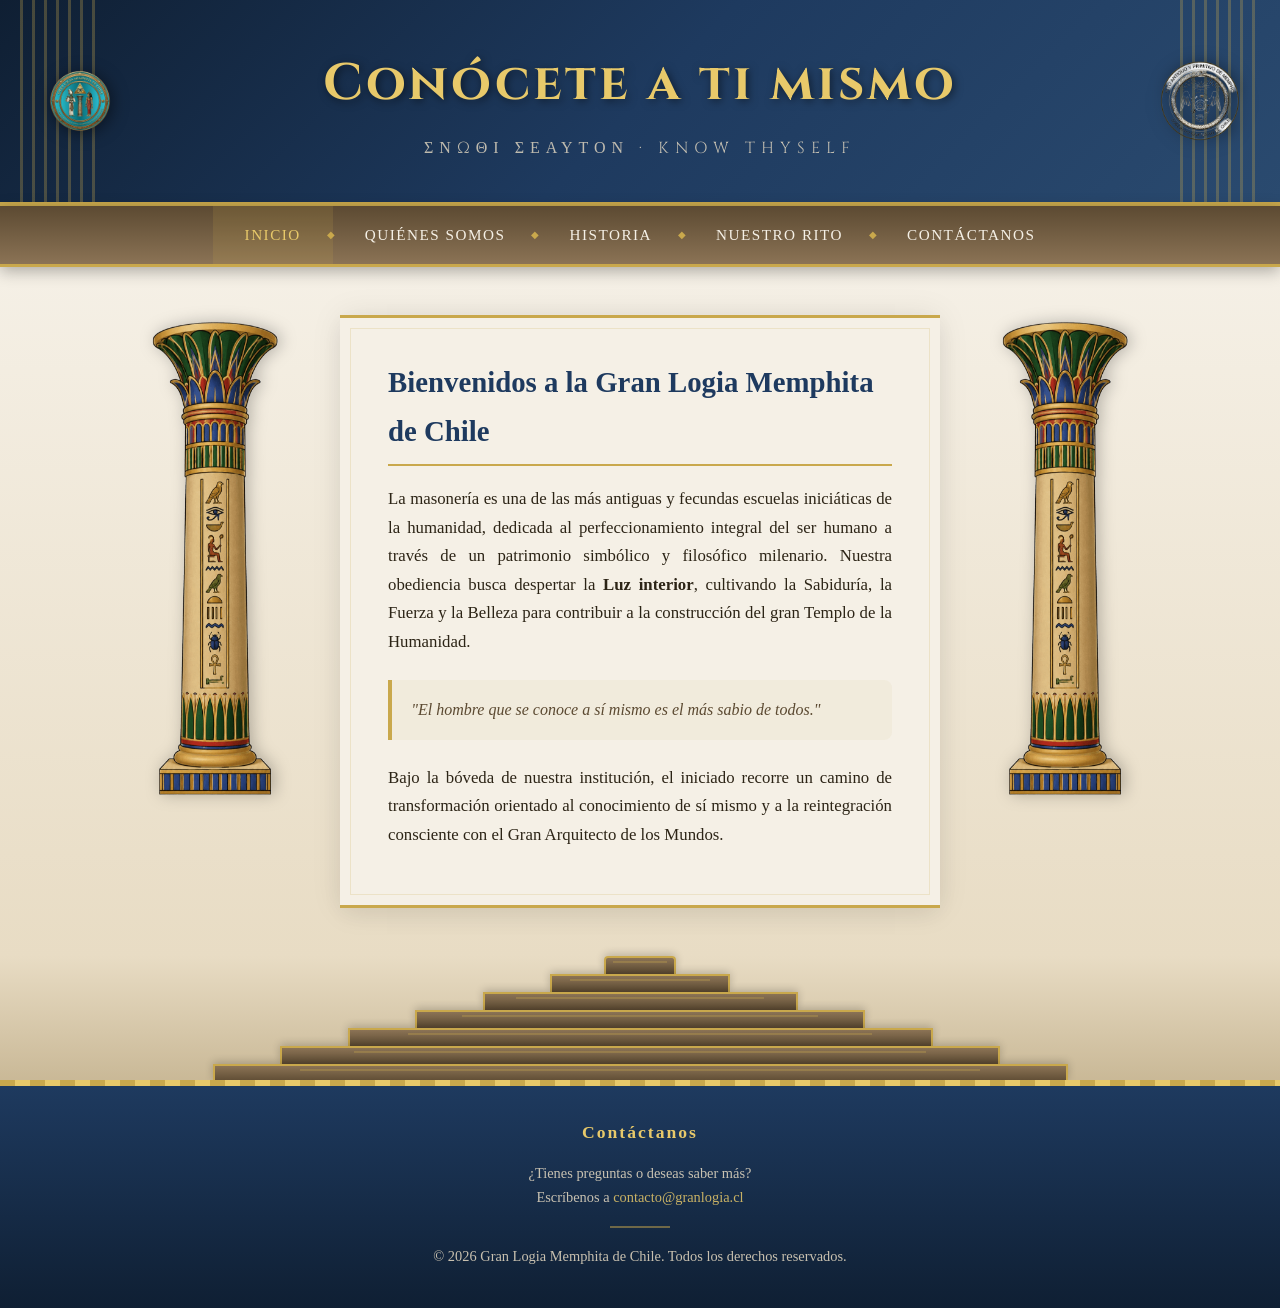
<file: index.html>
<!DOCTYPE html>
<html lang="es">
<head>
  <meta charset="UTF-8">
  <meta name="viewport" content="width=device-width, initial-scale=1.0">
  <title>Nuestro Rito — Gran Logia Memphita de Chile</title>
  
  <!-- Favicon -->
  <link rel="icon" type="image/x-icon" href="img/favicon-16x16.png">
  
  <!-- Google Fonts -->
  <link href="https://fonts.googleapis.com/css2?family=Cinzel:wght@400;600;700&family=Lora:ital,wght@0,400;0,600;1,400&display=swap" rel="stylesheet">
  
  <!-- Custom CSS -->
  <link rel="stylesheet" href="css/custom.css">
</head>
<body>

  <!-- ===== BANNER CON ÍCONOS ===== -->
  <header class="banner">
    <div class="banner-content">
      
      <div class="banner-icon banner-icon-left">
        <img src="img/Logo_GLMCh_02.png" alt="Gran Logia Memphita de Chile">
      </div>
      
      <div class="banner-text">
        <h1>Conócete a ti mismo</h1>
        <p class="banner-sub">ΣΝΩΘΙ ΣΕΑΥΤΟΝ · Know Thyself</p>
      </div>
      
      <div class="banner-icon banner-icon-right">
        <img src="img/Logo_SoberanoSantuario.png" alt="Soberano Santuario">
      </div>

    </div>
  </header>

  <!-- ===== MENÚ DE NAVEGACIÓN ===== -->
  <nav class="nav-bar">
    <ul>
      <li><a href="index.html?pagina=1" data-pagina="1">Inicio</a></li>
      <li><a href="index.html?pagina=2" data-pagina="2">Quiénes somos</a></li>
      <li><a href="index.html?pagina=3" data-pagina="3">Historia</a></li>
      <li><a href="index.html?pagina=4" data-pagina="4">Nuestro Rito</a></li>
      <li><a href="index.html?pagina=5" data-pagina="5">Contáctanos</a></li>
    </ul>
  </nav>

  <!-- ===== CONTENIDO CON COLUMNAS EGIPCIAS ===== -->
  <main class="main-wrapper">
    <div class="temple-container">

      <!-- Columna izquierda -->
      <aside class="egyptian-column-img" aria-hidden="true">
        <img src="img/ColumnaEgipcia.png" alt="Columna egipcia decorativa">
      </aside>

      <!-- Área de contenido -->
        <article class="content-area" id="contenido" data-pagina="inicio">
        </article>        

      <!-- Columna derecha -->
      <aside class="egyptian-column-img" aria-hidden="true">
        <img src="img/ColumnaEgipcia.png" alt="Columna egipcia decorativa">
      </aside>

    </div>
  </main>

  <!-- ===== ESCALERAS CON ANIMACIÓN ===== -->
  <section class="stairs-section" aria-hidden="true">
    <div class="stairs-container">
      <div class="stair stair-0"></div>  
      <div class="stair stair-1"></div>
      <div class="stair stair-2"></div>
      <div class="stair stair-3"></div>
      <div class="stair stair-4"></div>
      <div class="stair stair-5"></div>
      <div class="stair stair-6"></div>
    </div>
  </section>

  <!-- ===== FOOTER ===== -->
  <footer class="footer">
    <div class="footer-content">
      <h3>Contáctanos</h3>
      <p>
        ¿Tienes preguntas o deseas saber más?<br>
        Escríbenos a <a href="mailto:contacto@granlogia.cl">contacto@granlogia.cl</a>
      </p>
      <div class="footer-divider"></div>
      <p class="copyright">
        © 2026 Gran Logia Memphita de Chile. Todos los derechos reservados.
      </p>
    </div>
  </footer>

  <!-- jQuery y Bootstrap JS -->
  <script src="js/jquery.min.js"></script>
  <script src="js/bootstrap.bundle.min.js"></script>
  <script src="js/cargar-contenido.js"></script>
  
</body>
</html>
</file>
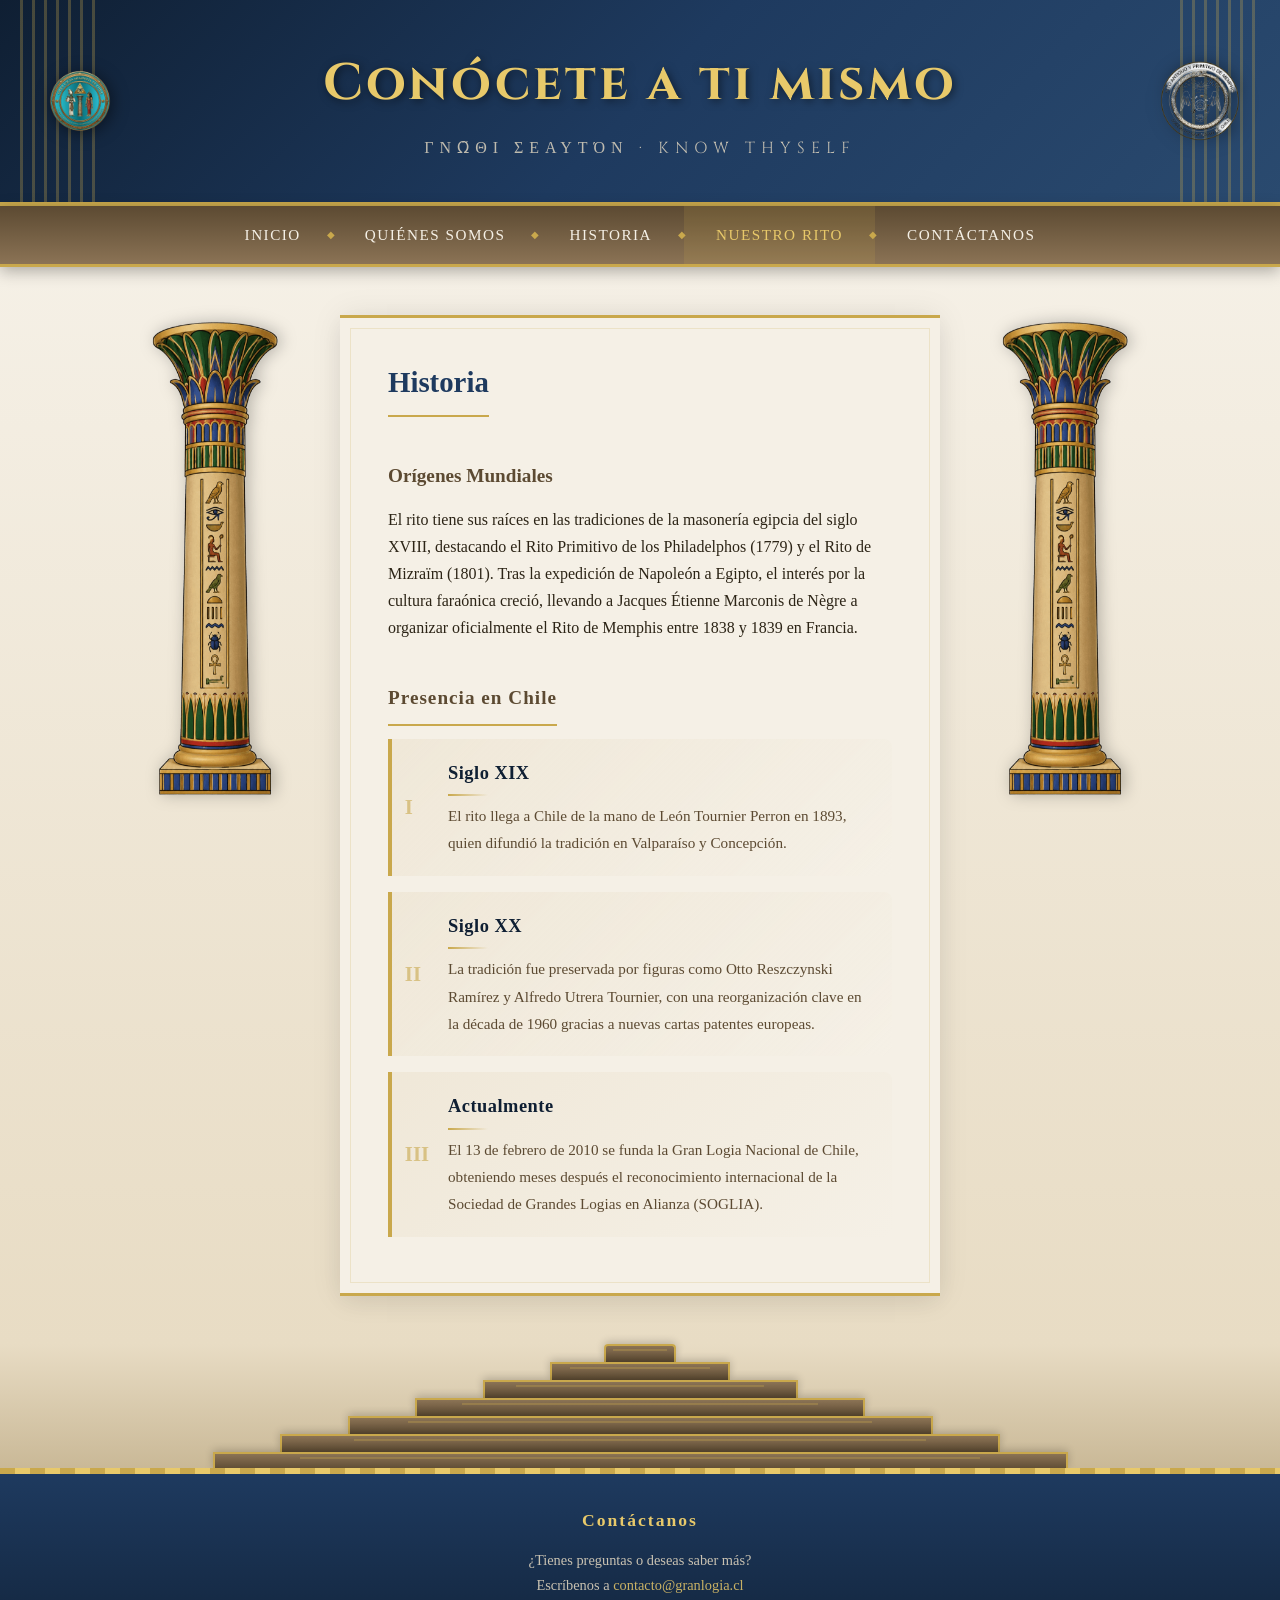
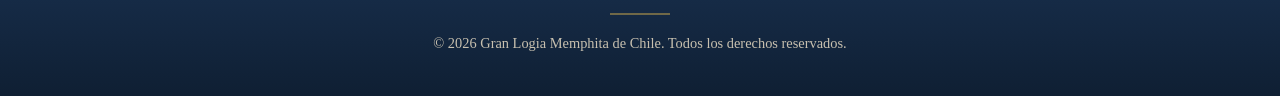
<file: historia.html>
<!DOCTYPE html>
<html lang="es">
<head>
  <meta charset="UTF-8">
  <meta name="viewport" content="width=device-width, initial-scale=1.0">
  <title>Nuestro Rito — Gran Logia Memphita de Chile</title>
  
  <!-- Favicon -->
  <link rel="icon" type="image/x-icon" href="img/favicon-16x16.png">
  
  <!-- Google Fonts -->
  <link href="https://fonts.googleapis.com/css2?family=Cinzel:wght@400;600;700&family=Lora:ital,wght@0,400;0,600;1,400&display=swap" rel="stylesheet">
  
  <!-- Custom CSS -->
  <link rel="stylesheet" href="css/custom.css">
</head>
<body>

  <!-- ===== BANNER CON ÍCONOS ===== -->
  <header class="banner">
    <div class="banner-content">
      
      <div class="banner-icon banner-icon-left">
        <img src="img/Logo_GLMCh_02.png" alt="Gran Logia Memphita de Chile">
      </div>
      
      <div class="banner-text">
        <h1>Conócete a ti mismo</h1>
        <p class="banner-sub">γνῶθι σεαυτόν · Know Thyself</p>
      </div>
      
      <div class="banner-icon banner-icon-right">
        <img src="img/Logo_SoberanoSantuario.png" alt="Soberano Santuario">
      </div>

    </div>
  </header>

  <!-- ===== MENÚ DE NAVEGACIÓN ===== -->
  <nav class="nav-bar">
    <ul>
      <li><a href="index.html">Inicio</a></li>
      <li><a href="quienes-somos.html">Quiénes somos</a></li>
      <li><a href="historia.html">Historia</a></li>
      <li><a href="nuestro-rito.html" class="active">Nuestro Rito</a></li>
      <li><a href="contacto.html">Contáctanos</a></li>
    </ul>
  </nav>

  <!-- ===== CONTENIDO CON COLUMNAS EGIPCIAS ===== -->
  <main class="main-wrapper">
    <div class="temple-container">

      <!-- Columna izquierda -->
      <aside class="egyptian-column-img" aria-hidden="true">
        <img src="img/ColumnaEgipcia.png" alt="Columna egipcia decorativa">
      </aside>

      <!-- Área de contenido -->
      <article class="content-area">
        <h2>Historia</h2>

        <p>
          <h3>Orígenes Mundiales</h3>
          El rito tiene sus raíces en las tradiciones de la masonería egipcia del siglo XVIII, destacando el Rito Primitivo de los 
          Philadelphos (1779) y el Rito de Mizraïm (1801). Tras la expedición de Napoleón a Egipto, el interés por la cultura faraónica 
          creció, llevando a Jacques Étienne Marconis de Nègre a organizar oficialmente el Rito de Memphis entre 1838 y 1839 en Francia.
        </p>

        <h3 class="section-title">Presencia en Chile</h3>

        <ul class="maestros-lista">
          <li class="maestro-item" data-numero="I">
            <span class="maestro-nombre">Siglo XIX</span>
            <span class="maestro-desc">El rito llega a Chile de la mano de León Tournier Perron en 1893, quien difundió la tradición en Valparaíso y Concepción.</span>
          </li>

          <li class="maestro-item" data-numero="II">
            <span class="maestro-nombre">Siglo XX</span>
            <span class="maestro-desc">La tradición fue preservada por figuras como Otto Reszczynski Ramírez y Alfredo Utrera Tournier, con una reorganización clave en la década de 1960 gracias a nuevas cartas patentes europeas.</span>
          </li>

          <li class="maestro-item" data-numero="III">
            <span class="maestro-nombre">Actualmente</span>
            <span class="maestro-desc">El 13 de febrero de 2010 se funda la Gran Logia Nacional de Chile, obteniendo meses después el reconocimiento internacional de la Sociedad de Grandes Logias en Alianza (SOGLIA).</span>
          </li>
        </ul>
      
      </article>

      <!-- Columna derecha -->
      <aside class="egyptian-column-img" aria-hidden="true">
        <img src="img/ColumnaEgipcia.png" alt="Columna egipcia decorativa">
      </aside>

    </div>
  </main>

  <!-- ===== ESCALERAS CON ANIMACIÓN ===== -->
  <section class="stairs-section" aria-hidden="true">
    <div class="stairs-container">
      <div class="stair stair-0"></div>  
      <div class="stair stair-1"></div>
      <div class="stair stair-2"></div>
      <div class="stair stair-3"></div>
      <div class="stair stair-4"></div>
      <div class="stair stair-5"></div>
      <div class="stair stair-6"></div>
    </div>
  </section>

  <!-- ===== FOOTER ===== -->
  <footer class="footer">
    <div class="footer-content">
      <h3>Contáctanos</h3>
      <p>
        ¿Tienes preguntas o deseas saber más?<br>
        Escríbenos a <a href="mailto:contacto@granlogia.cl">contacto@granlogia.cl</a>
      </p>
      <div class="footer-divider"></div>
      <p class="copyright">
        © 2026 Gran Logia Memphita de Chile. Todos los derechos reservados.
      </p>
    </div>
  </footer>

  <!-- jQuery y Bootstrap JS -->
  <script src="js/jquery.min.js"></script>
  <script src="js/bootstrap.bundle.min.js"></script>
  
</body>
</html>
</file>
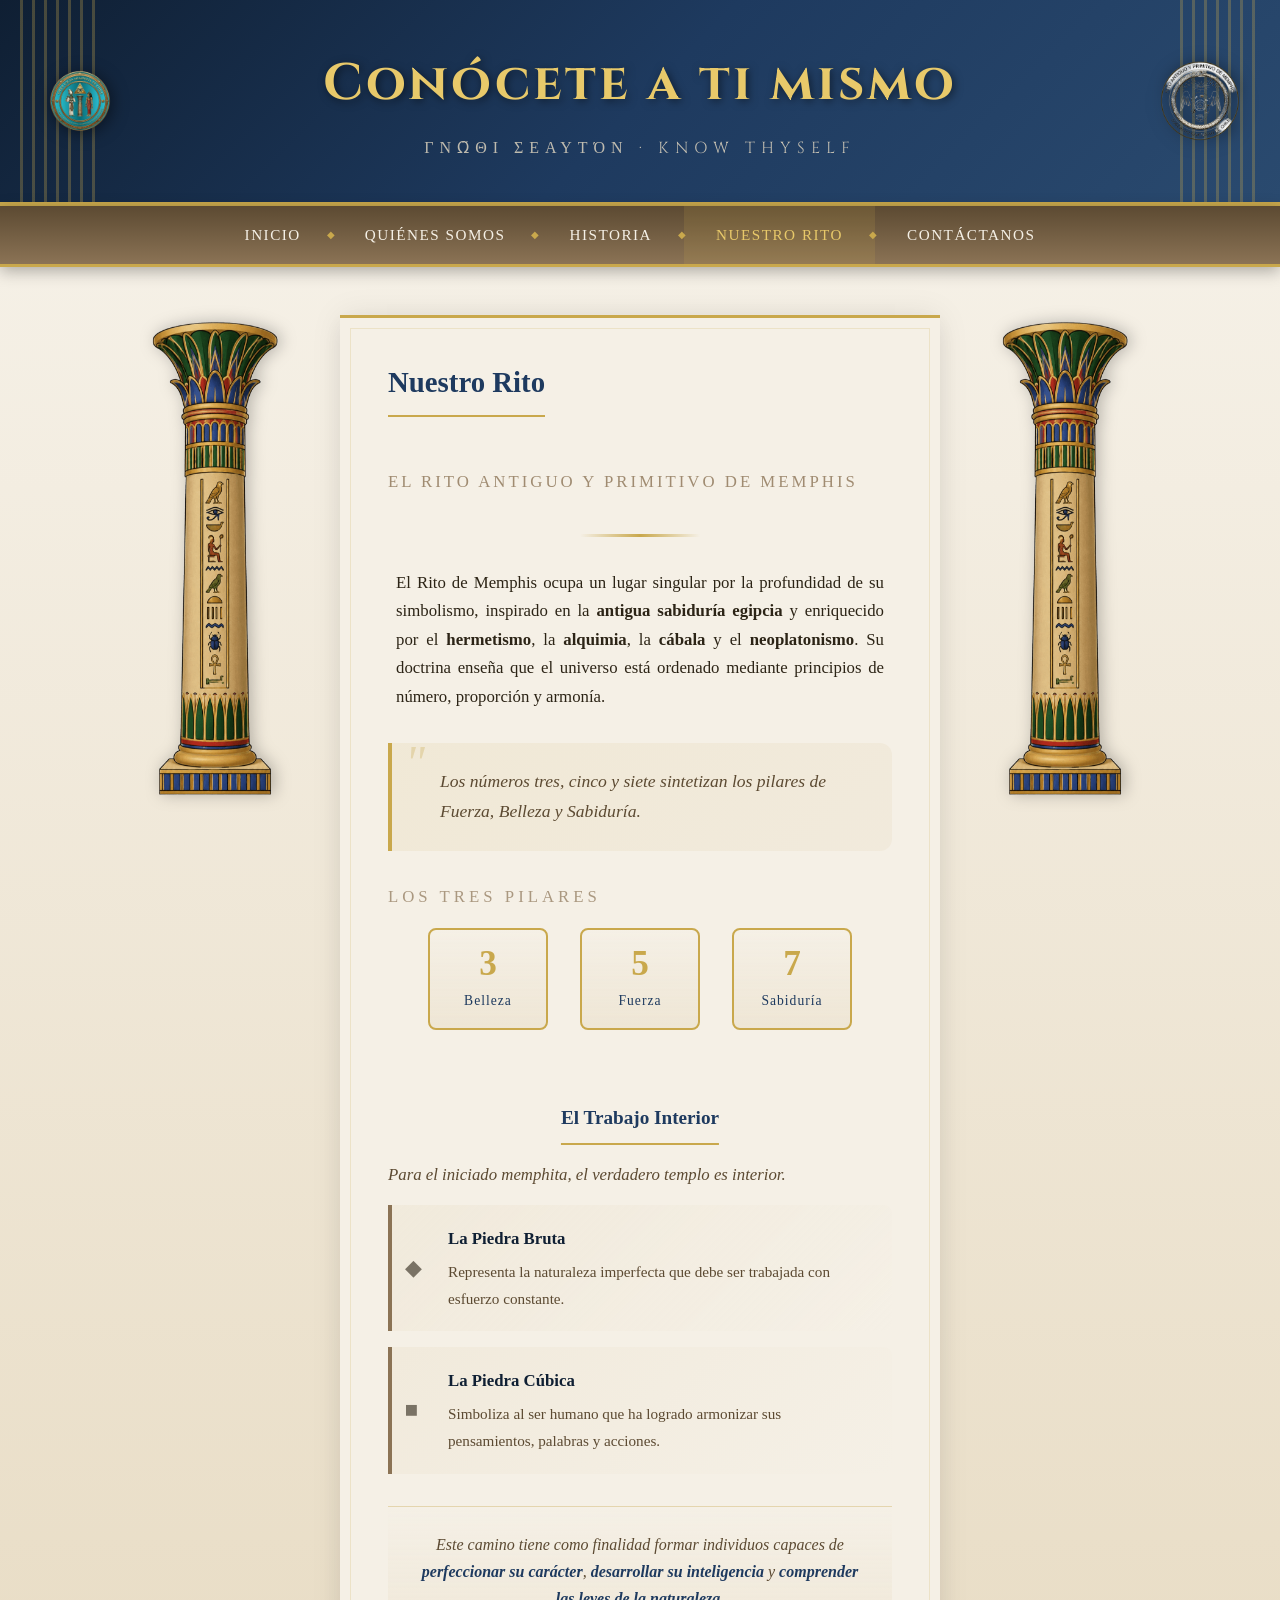
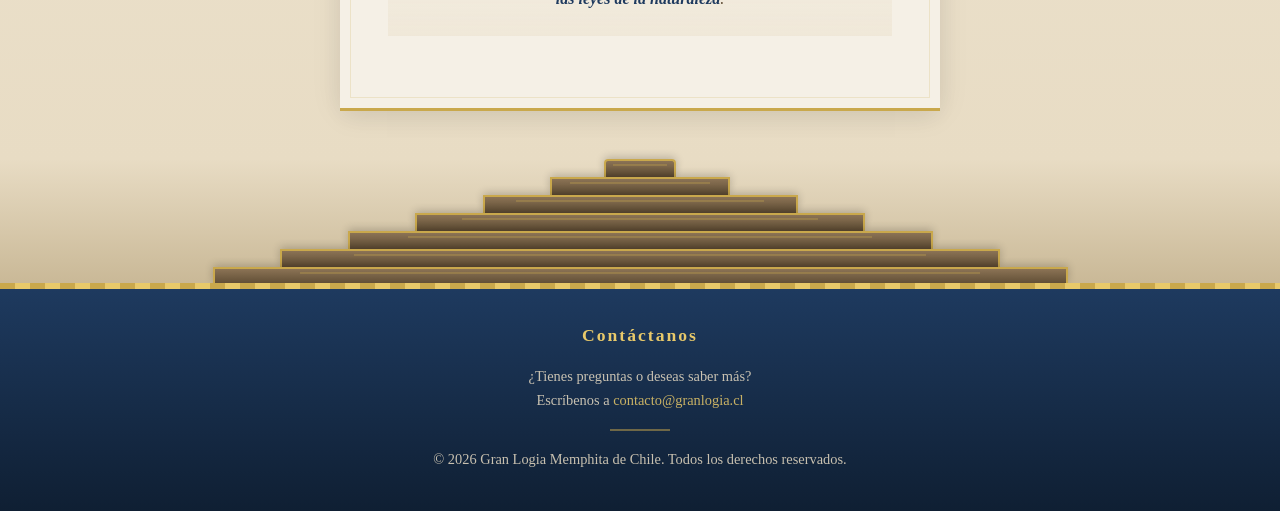
<file: nuestro-rito.html>
<!DOCTYPE html>
<html lang="es">
<head>
  <meta charset="UTF-8">
  <meta name="viewport" content="width=device-width, initial-scale=1.0">
  <title>Nuestro Rito — Gran Logia Memphita de Chile</title>
  
  <!-- Favicon -->
  <link rel="icon" type="image/x-icon" href="img/favicon-16x16.png">
  
  <!-- Google Fonts -->
  <link href="https://fonts.googleapis.com/css2?family=Cinzel:wght@400;600;700&family=Lora:ital,wght@0,400;0,600;1,400&display=swap" rel="stylesheet">
  
  <!-- Custom CSS -->
  <link rel="stylesheet" href="css/custom.css">
</head>
<body>

  <!-- ===== BANNER CON ÍCONOS ===== -->
  <header class="banner">
    <div class="banner-content">
      
      <div class="banner-icon banner-icon-left">
        <img src="img/Logo_GLMCh_02.png" alt="Gran Logia Memphita de Chile">
      </div>
      
      <div class="banner-text">
        <h1>Conócete a ti mismo</h1>
        <p class="banner-sub">γνῶθι σεαυτόν · Know Thyself</p>
      </div>
      
      <div class="banner-icon banner-icon-right">
        <img src="img/Logo_SoberanoSantuario.png" alt="Soberano Santuario">
      </div>

    </div>
  </header>

  <!-- ===== MENÚ DE NAVEGACIÓN ===== -->
  <nav class="nav-bar">
    <ul>
      <li><a href="index.html">Inicio</a></li>
      <li><a href="quienes-somos.html">Quiénes somos</a></li>
      <li><a href="historia.html">Historia</a></li>
      <li><a href="nuestro-rito.html" class="active">Nuestro Rito</a></li>
      <li><a href="contacto.html">Contáctanos</a></li>
    </ul>
  </nav>

  <!-- ===== CONTENIDO CON COLUMNAS EGIPCIAS ===== -->
  <main class="main-wrapper">
    <div class="temple-container">

      <!-- Columna izquierda -->
      <aside class="egyptian-column-img" aria-hidden="true">
        <img src="img/ColumnaEgipcia.png" alt="Columna egipcia decorativa">
      </aside>

      <!-- Área de contenido central -->
      <article class="content-area">
        <h2>Nuestro Rito</h2>

        <div class="rito-seccion">

          <!-- Encabezado -->
          <div class="rito-header">
            <p class="rito-subtitulo">El Rito Antiguo y Primitivo de Memphis</p>
          </div>

          <!-- Introducción -->
          <p class="rito-intro">
            El Rito de Memphis ocupa un lugar singular por la profundidad de su simbolismo, inspirado en la <strong>antigua sabiduría egipcia</strong> y enriquecido por el <strong>hermetismo</strong>, la <strong>alquimia</strong>, la <strong>cábala</strong> y el <strong>neoplatonismo</strong>. Su doctrina enseña que el universo está ordenado mediante principios de número, proporción y armonía.
          </p>

          <!-- Cita destacada -->
          <div class="rito-cita">
            Los números tres, cinco y siete sintetizan los pilares de Fuerza, Belleza y Sabiduría.
          </div>

          <!-- Pilares numéricos -->
          <div class="pilares-section">
            <p class="pilares-label">Los Tres Pilares</p>
            <div class="pilares-grid">
              <div class="pilar">
                <span class="pilar-numero">3</span>
                <span class="pilar-nombre">Belleza</span>
              </div>
              <div class="pilar">
                <span class="pilar-numero">5</span>
                <span class="pilar-nombre">Fuerza</span>
              </div>
              <div class="pilar">
                <span class="pilar-numero">7</span>
                <span class="pilar-nombre">Sabiduría</span>
              </div>
            </div>
          </div>

          <!-- Trabajo Interior -->
          <h4 class="trabajo-header">El Trabajo Interior</h4>
          <p class="trabajo-lema">
            Para el iniciado memphita, el verdadero templo es interior.
          </p>

          <ul class="trabajo-lista">
            <li class="trabajo-item" data-simbolo="◆">
              <span class="trabajo-titulo">La Piedra Bruta</span>
              <span class="trabajo-desc">Representa la naturaleza imperfecta que debe ser trabajada con esfuerzo constante.</span>
            </li>
            <li class="trabajo-item" data-simbolo="■">
              <span class="trabajo-titulo">La Piedra Cúbica</span>
              <span class="trabajo-desc">Simboliza al ser humano que ha logrado armonizar sus pensamientos, palabras y acciones.</span>
            </li>
          </ul>

          <!-- Cierre -->
          <div class="rito-cierre">
            Este camino tiene como finalidad formar individuos capaces de <strong>perfeccionar su carácter</strong>, <strong>desarrollar su inteligencia</strong> y <strong>comprender las leyes de la naturaleza</strong>.
          </div>

        </div>
      </article>

      <!-- Columna derecha -->
      <aside class="egyptian-column-img" aria-hidden="true">
        <img src="img/ColumnaEgipcia.png" alt="Columna egipcia decorativa">
      </aside>

    </div>
  </main> 

  <!-- ===== ESCALERAS CON ANIMACIÓN ===== -->
  <section class="stairs-section" aria-hidden="true">
    <div class="stairs-container">
      <div class="stair stair-0"></div>  
      <div class="stair stair-1"></div>
      <div class="stair stair-2"></div>
      <div class="stair stair-3"></div>
      <div class="stair stair-4"></div>
      <div class="stair stair-5"></div>
      <div class="stair stair-6"></div>
    </div>
  </section>

  <!-- ===== FOOTER ===== -->
  <footer class="footer">
    <div class="footer-content">
      <h3>Contáctanos</h3>
      <p>
        ¿Tienes preguntas o deseas saber más?<br>
        Escríbenos a <a href="mailto:contacto@granlogia.cl">contacto@granlogia.cl</a>
      </p>
      <div class="footer-divider"></div>
      <p class="copyright">
        © 2026 Gran Logia Memphita de Chile. Todos los derechos reservados.
      </p>
    </div>
  </footer>

</body>
</html>
</file>
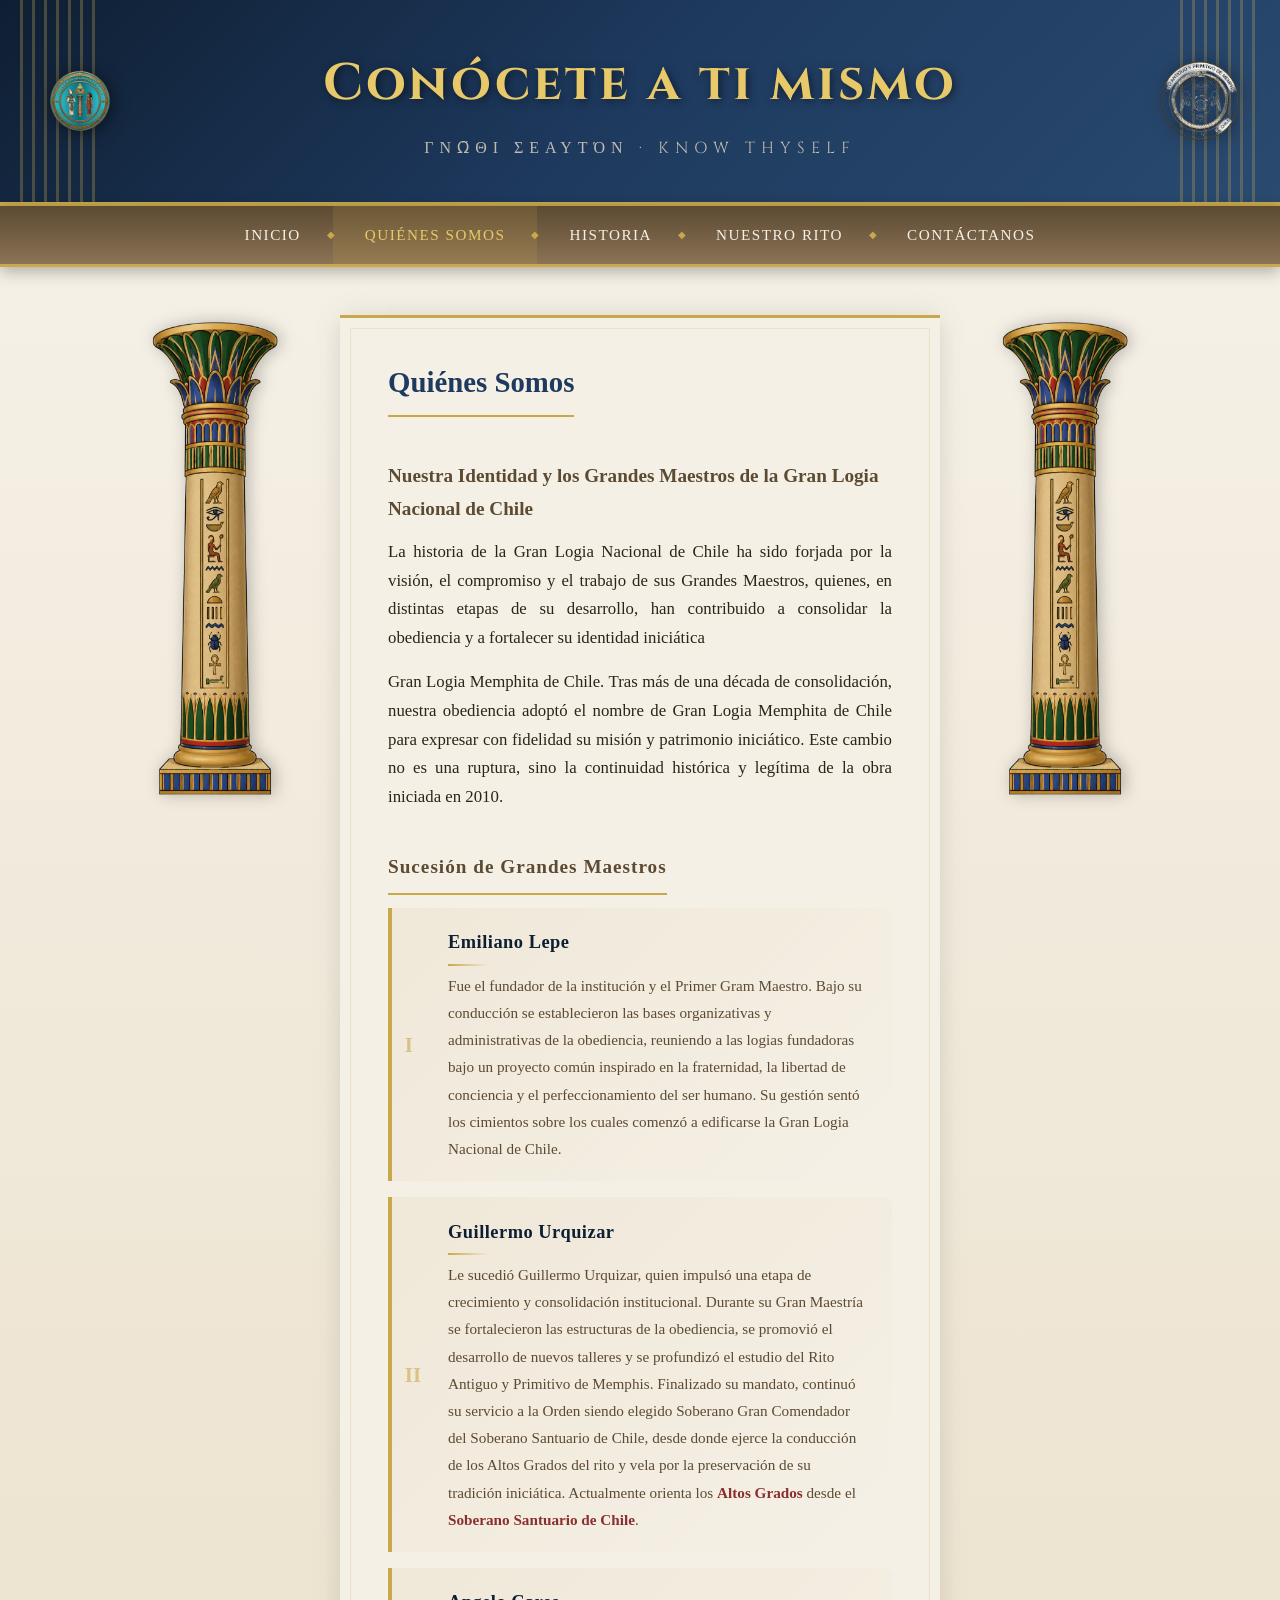
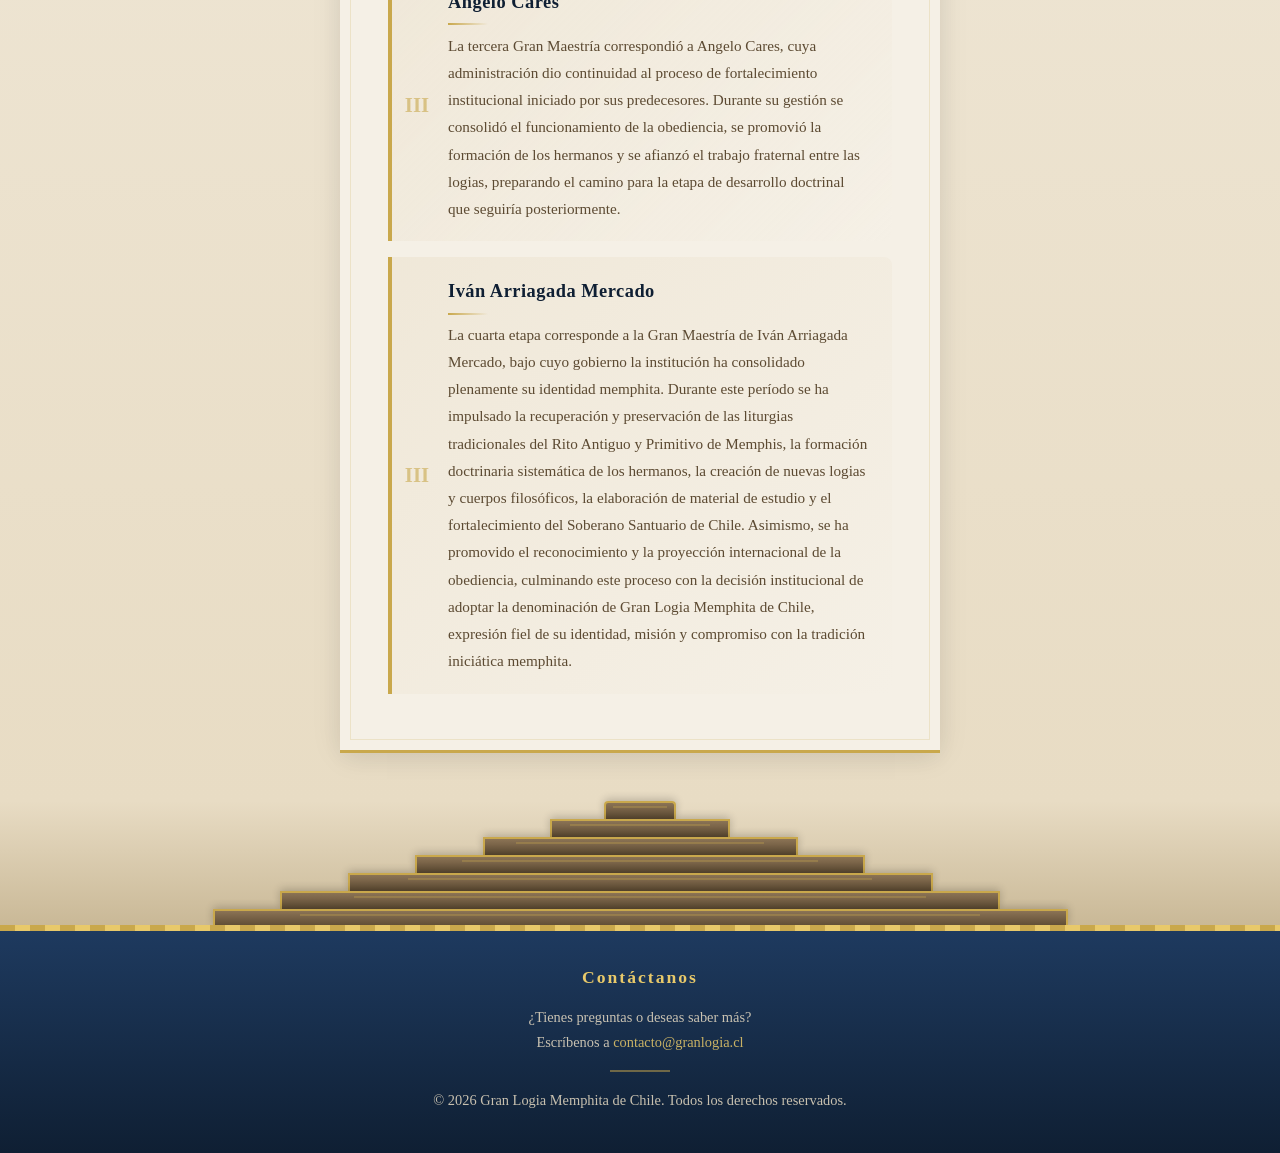
<file: quienes-somos.html>
<!DOCTYPE html>
<html lang="es">
<head>
  <meta charset="UTF-8">
  <meta name="viewport" content="width=device-width, initial-scale=1.0">
  <title>Nuestro Rito — Gran Logia Memphita de Chile</title>
  
  <!-- Favicon -->
  <link rel="icon" type="image/x-icon" href="img/favicon-16x16.png">
  
  <!-- Google Fonts -->
  <link href="https://fonts.googleapis.com/css2?family=Cinzel:wght@400;600;700&family=Lora:ital,wght@0,400;0,600;1,400&display=swap" rel="stylesheet">
  
  <!-- Custom CSS -->
  <link rel="stylesheet" href="css/custom.css">
</head>
<body>

  <!-- ===== BANNER CON ÍCONOS ===== -->
  <header class="banner">
    <div class="banner-content">
      
      <div class="banner-icon banner-icon-left">
        <img src="img/Logo_GLMCh_02.png" alt="Gran Logia Memphita de Chile">
      </div>
      
      <div class="banner-text">
        <h1>Conócete a ti mismo</h1>
        <p class="banner-sub">γνῶθι σεαυτόν · Know Thyself</p>
      </div>
      
      <div class="banner-icon banner-icon-right">
        <img src="img/Logo_SoberanoSantuario.png" alt="Soberano Santuario">
      </div>

    </div>
  </header>

  <!-- ===== MENÚ DE NAVEGACIÓN ===== -->
  <nav class="nav-bar">
    <ul>
      <li><a href="index.html">Inicio</a></li>
      <li><a href="quienes-somos.html" class="active">Quiénes somos</a></li>
      <li><a href="historia.html">Historia</a></li>
      <li><a href="nuestro-rito.html">Nuestro Rito</a></li>
      <li><a href="contacto.html">Contáctanos</a></li>
    </ul>
  </nav>

  <!-- ===== CONTENIDO CON COLUMNAS EGIPCIAS ===== -->
  <main class="main-wrapper">
    <div class="temple-container">

      <!-- Columna izquierda -->
      <aside class="egyptian-column-img" aria-hidden="true">
        <img src="img/ColumnaEgipcia.png" alt="Columna egipcia decorativa">
      </aside>

      <!-- Área de contenido -->
      <article class="content-area">
        <h2>Quiénes Somos</h2>

        <h3>Nuestra Identidad y los Grandes Maestros de la Gran Logia Nacional de Chile</h3>
        <p>
          La historia de la Gran Logia Nacional de Chile ha sido forjada por la visión, el compromiso y el trabajo de sus Grandes Maestros, quienes, en distintas etapas de su desarrollo, han contribuido a consolidar la obediencia y a fortalecer su identidad iniciática
        </p>
        <p>
          Gran Logia Memphita de Chile. Tras más de una década de consolidación, nuestra obediencia adoptó el nombre de Gran Logia Memphita de Chile para expresar con fidelidad su misión y patrimonio iniciático. Este cambio no es una ruptura, sino la continuidad histórica y legítima de la obra iniciada en 2010.
        </p>

        <h3 class="section-title">Sucesión de Grandes Maestros</h3>

        <ul class="maestros-lista">
          <li class="maestro-item" data-numero="I">
            <span class="maestro-nombre">Emiliano Lepe</span>
            <span class="maestro-desc">Fue el fundador de la institución y el Primer Gram Maestro. Bajo su conducción se establecieron las bases organizativas y administrativas de la obediencia, reuniendo a las logias fundadoras bajo un proyecto común inspirado en la fraternidad, la libertad de conciencia y el perfeccionamiento del ser humano. Su gestión sentó los cimientos sobre los cuales comenzó a edificarse la Gran Logia Nacional de Chile.</span>
          </li>

          <li class="maestro-item" data-numero="II">
            <span class="maestro-nombre">Guillermo Urquizar</span>
            <span class="maestro-desc">Le sucedió Guillermo Urquizar, quien impulsó una etapa de crecimiento y consolidación institucional. Durante su Gran Maestría se fortalecieron las estructuras de la obediencia, se promovió el desarrollo de nuevos talleres y se profundizó el estudio del Rito Antiguo y Primitivo de Memphis. Finalizado su mandato, continuó su servicio a la Orden siendo elegido Soberano Gran Comendador del Soberano Santuario de Chile, desde donde ejerce la conducción de los Altos Grados del rito y vela por la preservación de su tradición iniciática. Actualmente orienta los <strong>Altos Grados</strong> desde el <strong>Soberano Santuario de Chile</strong>.</span>
          </li>

          <li class="maestro-item" data-numero="III">
            <span class="maestro-nombre">Angelo Cares</span>
            <span class="maestro-desc">La tercera Gran Maestría correspondió a Angelo Cares, cuya administración dio continuidad al proceso de fortalecimiento institucional iniciado por sus predecesores. Durante su gestión se consolidó el funcionamiento de la obediencia, se promovió la formación de los hermanos y se afianzó el trabajo fraternal entre las logias, preparando el camino para la etapa de desarrollo doctrinal que seguiría posteriormente.</span>
          </li>


          <li class="maestro-item" data-numero="III">
            <span class="maestro-nombre">Iván Arriagada Mercado</span>
            <span class="maestro-desc">La cuarta etapa corresponde a la Gran Maestría de Iván Arriagada Mercado, bajo cuyo gobierno la institución ha consolidado plenamente su identidad memphita. Durante este período se ha impulsado la recuperación y preservación de las liturgias tradicionales del Rito Antiguo y Primitivo de Memphis, la formación doctrinaria sistemática de los hermanos, la creación de nuevas logias y cuerpos filosóficos, la elaboración de material de estudio y el fortalecimiento del Soberano Santuario de Chile. Asimismo, se ha promovido el reconocimiento y la proyección internacional de la obediencia, culminando este proceso con la decisión institucional de adoptar la denominación de Gran Logia Memphita de Chile, expresión fiel de su identidad, misión y compromiso con la tradición iniciática memphita.</span>
          </li>
        </ul>
        
      </article>

      <!-- Columna derecha -->
      <aside class="egyptian-column-img" aria-hidden="true">
        <img src="img/ColumnaEgipcia.png" alt="Columna egipcia decorativa">
      </aside>

    </div>
  </main>

  <!-- ===== ESCALERAS CON ANIMACIÓN ===== -->
  <section class="stairs-section" aria-hidden="true">
    <div class="stairs-container">
      <div class="stair stair-0"></div>  
      <div class="stair stair-1"></div>
      <div class="stair stair-2"></div>
      <div class="stair stair-3"></div>
      <div class="stair stair-4"></div>
      <div class="stair stair-5"></div>
      <div class="stair stair-6"></div>
    </div>
  </section>

  <!-- ===== FOOTER ===== -->
  <footer class="footer">
    <div class="footer-content">
      <h3>Contáctanos</h3>
      <p>
        ¿Tienes preguntas o deseas saber más?<br>
        Escríbenos a <a href="mailto:contacto@granlogia.cl">contacto@granlogia.cl</a>
      </p>
      <div class="footer-divider"></div>
      <p class="copyright">
        © 2026 Gran Logia Memphita de Chile. Todos los derechos reservados.
      </p>
    </div>
  </footer>

  <!-- jQuery y Bootstrap JS -->
  <script src="js/jquery.min.js"></script>
  <script src="js/bootstrap.bundle.min.js"></script>
  
</body>
</html>
</file>
<file: css/custom.css>
/* ============================================
   CONÓCETE A TI MISMO — CUSTOM.CSS
   ============================================ */


:root {
  /* Contenido de cada página */
  --contenido-1: '<h2>Bienvenidos a la Gran Logia Memphita de Chile</h2><p>La masonería es una de las más antiguas y fecundas escuelas iniciáticas de la humanidad, dedicada al perfeccionamiento integral del ser humano a través de un patrimonio simbólico y filosófico milenario. Nuestra obediencia busca despertar la <strong>Luz interior</strong>, cultivando la Sabiduría, la Fuerza y la Belleza para contribuir a la construcción del gran Templo de la Humanidad. </p><blockquote>"El hombre que se conoce a sí mismo es el más sabio de todos."</blockquote><p>Bajo la bóveda de nuestra institución, el iniciado recorre un camino de transformación orientado al conocimiento de sí mismo y a la reintegración consciente con el Gran Arquitecto de los Mundos. </p>';
  
  --contenido-2: '<h2>Quiénes Somos</h2><h3>Nuestra Identidad y los Grandes Maestros de la Gran Logia Nacional de Chile</h3><p>La historia de la Gran Logia Nacional de Chile ha sido forjada por la visión, el compromiso y el trabajo de sus Grandes Maestros, quienes, en distintas etapas de su desarrollo, han contribuido a consolidar la obediencia y a fortalecer su identidad iniciática </p><p>Gran Logia Memphita de Chile. Tras más de una década de consolidación, nuestra obediencia adoptó el nombre de Gran Logia Memphita de Chile para expresar con fidelidad su misión y patrimonio iniciático. Este cambio no es una ruptura, sino la continuidad histórica y legítima de la obra iniciada en 2010.</p><h3 class="section-title">Sucesión de Grandes Maestros</h3><ul class="maestros-lista"><li class="maestro-item" data-numero="I"><span class="maestro-nombre">Emiliano Lepe</span><span class="maestro-desc">Fue el fundador de la institución y el Primer Gram Maestro. Bajo su conducción se establecieron las bases organizativas y administrativas de la obediencia, reuniendo a las logias fundadoras bajo un proyecto común inspirado en la fraternidad, la libertad de conciencia y el perfeccionamiento del ser humano. Su gestión sentó los cimientos sobre los cuales comenzó a edificarse la Gran Logia Nacional de Chile.</span></li><li class="maestro-item" data-numero="II"><span class="maestro-nombre">Guillermo Urquizar</span><span class="maestro-desc">Le sucedió Guillermo Urquizar, quien impulsó una etapa de crecimiento y consolidación institucional. Durante su Gran Maestría se fortalecieron las estructuras de la obediencia, se promovió el desarrollo de nuevos talleres y se profundizó el estudio del Rito Antiguo y Primitivo de Memphis. Finalizado su mandato, continuó su servicio a la Orden siendo elegido Soberano Gran Comendador del Soberano Santuario de Chile, desde donde ejerce la conducción de los Altos Grados del rito y vela por la preservación de su tradición iniciática. Actualmente orienta los <strong>Altos Grados</strong> desde el <strong>Soberano Santuario de Chile</strong>.</span></li><li class="maestro-item" data-numero="III"><span class="maestro-nombre">Angelo Cares</span><span class="maestro-desc">La tercera Gran Maestría correspondió a Angelo Cares, cuya administración dio continuidad al proceso de fortalecimiento institucional iniciado por sus predecesores. Durante su gestión se consolidó el funcionamiento de la obediencia, se promovió la formación de los hermanos y se afianzó el trabajo fraternal entre las logias, preparando el camino para la etapa de desarrollo doctrinal que seguiría posteriormente.</span></li><li class="maestro-item" data-numero="III"><span class="maestro-nombre">Iván Arriagada Mercado</span><span class="maestro-desc">La cuarta etapa corresponde a la Gran Maestría de Iván Arriagada Mercado, bajo cuyo gobierno la institución ha consolidado plenamente su identidad memphita. Durante este período se ha impulsado la recuperación y preservación de las liturgias tradicionales del Rito Antiguo y Primitivo de Memphis, la formación doctrinaria sistemática de los hermanos, la creación de nuevas logias y cuerpos filosóficos, la elaboración de material de estudio y el fortalecimiento del Soberano Santuario de Chile. Asimismo, se ha promovido el reconocimiento y la proyección internacional de la obediencia, culminando este proceso con la decisión institucional de adoptar la denominación de Gran Logia Memphita de Chile, expresión fiel de su identidad, misión y compromiso con la tradición iniciática memphita.</span></li></ul>';
  
  --contenido-3: '<h2>Historia</h2><p><h3>Orígenes Mundiales</h3>El rito tiene sus raíces en las tradiciones de la masonería egipcia del siglo XVIII, destacando el Rito Primitivo de los Philadelphos (1779) y el Rito de Mizraïm (1801). Tras la expedición de Napoleón a Egipto, el interés por la cultura faraónica creció, llevando a Jacques Étienne Marconis de Nègre a organizar oficialmente el Rito de Memphis entre 1838 y 1839 en Francia.</p><h3 class="section-title">Presencia en Chile</h3><ul class="maestros-lista"><li class="maestro-item" data-numero="I"><span class="maestro-nombre">Siglo XIX</span><span class="maestro-desc">El rito llega a Chile de la mano de León Tournier Perron en 1893, quien difundió la tradición en Valparaíso y Concepción.</span></li><li class="maestro-item" data-numero="II"><span class="maestro-nombre">Siglo XX</span><span class="maestro-desc">La tradición fue preservada por figuras como Otto Reszczynski Ramírez y Alfredo Utrera Tournier, con una reorganización clave en la década de 1960 gracias a nuevas cartas patentes europeas.</span></li><li class="maestro-item" data-numero="III"><span class="maestro-nombre">Actualmente</span><span class="maestro-desc">El 13 de febrero de 2010 se funda la Gran Logia Nacional de Chile, obteniendo meses después el reconocimiento internacional de la Sociedad de Grandes Logias en Alianza (SOGLIA).</span></li></ul>';
  
  --contenido-4: '<h2>Nuestro Rito</h2><div class="rito-seccion"><!-- Encabezado --><div class="rito-header"><p class="rito-subtitulo">El Rito Antiguo y Primitivo de Memphis</p></div><!-- Introducción --><p class="rito-intro">El Rito de Memphis ocupa un lugar singular por la profundidad de su simbolismo, inspirado en la <strong>antigua sabiduría egipcia</strong> y enriquecido por el <strong>hermetismo</strong>, la <strong>alquimia</strong>, la <strong>cábala</strong> y el <strong>neoplatonismo</strong>. Su doctrina enseña que el universo está ordenado mediante principios de número, proporción y armonía.</p><!-- Cita destacada --><div class="rito-cita">Los números tres, cinco y siete sintetizan los pilares de Fuerza, Belleza y Sabiduría.</div><!-- Pilares numéricos --><div class="pilares-section"><p class="pilares-label">Los Tres Pilares</p><div class="pilares-grid"><div class="pilar"><span class="pilar-numero">3</span><span class="pilar-nombre">Belleza</span></div><div class="pilar"><span class="pilar-numero">5</span><span class="pilar-nombre">Fuerza</span></div><div class="pilar"><span class="pilar-numero">7</span><span class="pilar-nombre">Sabiduría</span></div></div></div><!-- Trabajo Interior --><h4 class="trabajo-header">El Trabajo Interior</h4><p class="trabajo-lema">Para el iniciado memphita, el verdadero templo es interior.</p><ul class="trabajo-lista"> class="trabajo-item" data-simbolo="◆"><span class="trabajo-titulo">La Piedra Bruta</span><span class="trabajo-desc">Representa la naturaleza imperfecta que debe ser trabajada con esfuerzo constante.</span></li><li class="trabajo-item" data-simbolo="■"><span class="trabajo-titulo">La Piedra Cúbica</span><span class="trabajo-desc">Simboliza al ser humano que ha logrado armonizar sus pensamientos, palabras y acciones.</span></li></ul><!-- Cierre --><div class="rito-cierre">Este camino tiene como finalidad formar individuos capaces de <strong>perfeccionar su carácter</strong>, <strong>desarrollar su inteligencia</strong> y <strong>comprender las leyes de la naturaleza</strong>.</div></div>';
  
  --contenido-5: '<h2>Contáctanos</h2><div style="text-align: center; padding: 3rem 1rem;"><!-- Ícono decorativo opcional (puedes quitarlo si prefieres solo texto) --><div style="font-size: 3rem; color: var(--oro); margin-bottom: 1.5rem;">⏳</div><p style="font-family: 'Cinzel', serif; font-size: 1.5rem; color: var(--azul-nilo); margin-bottom: 1.5rem; font-weight: 600;">Estamos puliendo el contenido</p><p style="font-size: 1.1rem; color: var(--piedra-oscura); line-height: 1.8; max-width: 600px; margin: 0 auto;">Pronto podrás comunicarte con nosotros a través de un formulario en este sitio.<br>Mientras tanto, si deseas saber más o tienes alguna consulta, puedes escribirnos directamente a:</p><div style="margin-top: 2rem;"><a href="mailto:contacto@granlogia.cl" style="display: inline-block;font-family: "Cinzel", serif;font-size: 1.2rem;color: var(--oro-brillante);text-decoration: none;border: 2px solid var(--oro);padding: 0.8rem 2rem;border-radius: 8px;transition: all 0.3s ease;background: rgba(201,168,76,0.05);" onmouseover="this.style.background='var(--oro)'; this.style.color='var(--azul-noche)';" onmouseout="this.style.background='rgba(201,168,76,0.05)'; this.style.color='var(--oro-brillante)';">contacto@glmemphita.cl</a></div></div>';
}

/* ===== VARIABLES ===== */
:root {
  --arena: #E8DCC4;
  --arena-oscura: #C9B896;
  --piedra: #8B7355;
  --piedra-oscura: #5C4A32;
  --oro: #C9A84C;
  --oro-brillante: #E8C96A;
  --azul-nilo: #1E3A5F;
  --azul-noche: #0F1F33;
  --texto: #2C2416;
  --blanco-arena: #F5F0E6;
}

/* ===== RESET Y BASE ===== */
* {
  margin: 0;
  padding: 0;
  box-sizing: border-box;
}

body {
  font-family:var(--font-lora), Georgia, serif;
  background: var(--blanco-arena);
  color: var(--texto);
  line-height: 1.7;
  min-height: 100vh;
  display: flex;
  flex-direction: column;
}

/* ===== BANNER ===== */
.banner {
  background: linear-gradient(135deg, var(--azul-noche) 0%, var(--azul-nilo) 50%, #2A4A6F 100%);
  padding: 2.5rem 1rem;
  text-align: center;
  position: relative;
  overflow: hidden;
  border-bottom: 4px solid var(--oro);
}

.banner::before,
.banner::after {
  content: '';
  position: absolute;
  top: 0;
  width: 80px;
  height: 100%;
  background: repeating-linear-gradient(
    90deg,
    var(--oro) 0px, var(--oro) 3px,
    transparent 3px, transparent 12px
  );
  opacity: 0.3;
}

.banner::before { left: 20px; }
.banner::after { right: 20px; }

/* Nuevo contenedor flex para alinear íconos y texto */
.banner-content {
  display: flex;
  align-items: center;
  justify-content: center;
  gap: 2rem;
  position: relative;
  z-index: 1;
  max-width: 1200px;
  margin: 0 auto;
}

.banner-icon {
  flex-shrink: 0;
  width: 80px;
  height: 80px;
  display: flex;
  align-items: center;
  justify-content: center;
}

.banner-icon img {
  width: 100%;
  height: 100%;
  object-fit: contain;
  filter: drop-shadow(2px 2px 8px rgba(0,0,0,0.5));
}

.banner-text {
  flex: 1;
  text-align: center;
}

.banner h1 {
  font-family: 'Cinzel', serif;
  font-size: clamp(1.8rem, 5vw, 3.2rem);
  color: var(--oro-brillante);
  text-shadow: 2px 2px 8px rgba(0,0,0,0.5);
  letter-spacing: 3px;
  position: relative;
  z-index: 1;
}

.banner-sub {
  font-family: 'Cinzel', serif;
  font-size: clamp(0.8rem, 2vw, 1rem);
  color: var(--arena);
  margin-top: 0.5rem;
  letter-spacing: 6px;
  text-transform: uppercase;
  opacity: 0.8;
}

/* Responsive para el banner con íconos */
@media (max-width: 768px) {
  .banner-content {
    flex-direction: column;
    gap: 1rem;
  }

  .banner-icon {
    width: 60px;
    height: 60px;
  }
}
/* ===== MENÚ ===== */
.nav-bar {
  background: linear-gradient(180deg, var(--piedra-oscura) 0%, var(--piedra) 100%);
  border-bottom: 3px solid var(--oro);
  position: sticky;
  top: 0;
  z-index: 100;
  box-shadow: 0 4px 15px rgba(0,0,0,0.3);
}

.nav-bar ul {
  display: flex;
  justify-content: center;
  align-items: center;
  list-style: none;
  flex-wrap: wrap;
  max-width: 900px;
  margin: 0 auto;
}

.nav-bar li { position: relative; }

.nav-bar li:not(:last-child)::after {
  content: '◆';
  color: var(--oro);
  font-size: 0.6rem;
  position: absolute;
  right: -2px;
  top: 50%;
  transform: translateY(-50%);
}

.nav-bar a {
  display: block;
  padding: 1rem 2rem;
  color: var(--blanco-arena);
  text-decoration: none;
  font-family: var(--font-cinzel), serif;
  font-size: 0.95rem;
  letter-spacing: 1.5px;
  text-transform: uppercase;
  transition: all 0.3s ease;
  position: relative;
}

.nav-bar a::after {
  content: '';
  position: absolute;
  bottom: 8px;
  left: 50%;
  width: 0;
  height: 2px;
  background: var(--oro-brillante);
  transition: all 0.3s ease;
  transform: translateX(-50%);
}

.nav-bar a:hover {
  color: var(--oro-brillante);
  background: rgba(201,168,76,0.1);
}

.nav-bar a:hover::after { width: 60%; }

.nav-bar .active {
  color: var(--oro-brillante);
  background: rgba(201,168,76,0.15);
}

/* ===== CONTENIDO ===== */
.main-wrapper {
  flex: 1;
  display: flex;
  justify-content: center;
  padding: 3rem 1rem;
  background: linear-gradient(180deg, var(--blanco-arena) 0%, var(--arena) 100%);
  position: relative;
}

.temple-container {
  display: flex;
  max-width: 1100px;
  width: 100%;
  gap: 0;
  position: relative;
}

/* ===== COLUMNA EGIPCIA FLOTANTE (STICKY) ===== */
.egyptian-column-img {
  width: 250px;
  flex-shrink: 0;
  display: flex;
  align-items: flex-start; /* La imagen se alinea arriba */
  justify-content: center;
  position: sticky; /* Hace que la columna se "pegue" al hacer scroll */
  top: 100px; /* Distancia desde el tope de la ventana cuando se pega */
  height: fit-content; /* La columna solo ocupa lo que necesita */
  align-self: flex-start; /* Permite que sticky funcione correctamente */
}

.egyptian-column-img img {
  width: 100%;
  max-height: 80vh; /* La imagen no será más alta que el 80% de la ventana */
  object-fit: contain;
  object-position: center;
  filter: drop-shadow(3px 0 8px rgba(0,0,0,0.25));
  transition: filter 0.3s ease;
}

.egyptian-column-img:hover img {
  filter: drop-shadow(5px 0 12px rgba(0,0,0,0.35));
}

/* Columna espejada (invertida horizontalmente) */
.egyptian-column-img.mirrored img {
  transform: scaleX(-1);
}



/* ICONO SOBRE LA COLUMNA */
.column-icon {
  position: absolute;
  top: -55px;
  left: 50%;
  transform: translateX(-50%);
  z-index: 10;
  width: 80px;
  height: 80px;
  background: var(--blanco-arena);
  border: 2px solid var(--oro);
  border-radius: 50%;
  display: flex;
  align-items: center;
  justify-content: center;
  box-shadow: 0 4px 15px rgba(0,0,0,0.2);
  padding: 4px;
}

.column-icon img {
  width: 100%;
  height: 100%;
  object-fit: contain;
  filter: drop-shadow(0 1px 2px rgba(0,0,0,0.3));
}

/* Capitel */
.column-capital {
  width: 85px;
  height: 35px;
  background: linear-gradient(180deg, var(--piedra) 0%, var(--piedra-oscura) 100%);
  border-radius: 8px 8px 4px 4px;
  border: 2px solid var(--oro);
  position: relative;
  box-shadow: inset 0 -3px 8px rgba(0,0,0,0.3);
}

.column-capital::before {
  content: '';
  position: absolute;
  top: -8px;
  left: 50%;
  transform: translateX(-50%);
  width: 50px;
  height: 12px;
  background: var(--oro);
  border-radius: 4px 4px 0 0;
  box-shadow: 0 2px 5px rgba(0,0,0,0.3);
}

/* Fuste */
.column-shaft {
  flex: 1;
  width: 55px;
  background: repeating-linear-gradient(
    0deg,
    var(--piedra) 0px, var(--piedra) 18px,
    var(--piedra-oscura) 18px, var(--piedra-oscura) 20px
  );
  border-left: 2px solid var(--oro);
  border-right: 2px solid var(--oro);
  position: relative;
  box-shadow: inset 5px 0 15px rgba(0,0,0,0.2), inset -5px 0 15px rgba(0,0,0,0.2);
}

.column-shaft::before {
  content: '☥ ☥ ☥';
  position: absolute;
  top: 20px;
  left: 50%;
  transform: translateX(-50%);
  color: var(--oro);
  font-size: 0.7rem;
  opacity: 0.4;
  writing-mode: vertical-rl;
  letter-spacing: 8px;
}

/* Base */
.column-base {
  width: 75px;
  height: 25px;
  background: linear-gradient(180deg, var(--piedra-oscura) 0%, var(--piedra) 100%);
  border-radius: 2px 2px 6px 6px;
  border: 2px solid var(--oro);
  box-shadow: 0 3px 10px rgba(0,0,0,0.3);
}

/* ===== ÁREA DE CONTENIDO ===== */
.content-area {
  flex: 1;
  background: var(--blanco-arena);
  border-top: 3px solid var(--oro);
  border-bottom: 3px solid var(--oro);
  padding: 2.5rem 3rem;
  min-height: 400px;
  box-shadow:
    0 0 30px rgba(0,0,0,0.08),
    0 8px 25px rgba(0,0,0,0.06);    /* Sombra inferior elegante */
  position: relative;
}

.content-area:hover {
  box-shadow:
    0 0 40px rgba(0,0,0,0.1),
    0 12px 35px rgba(0,0,0,0.08);   /* Sombra más pronunciada al pasar el mouse */
}

.content-area::before {
  content: '';
  position: absolute;
  top: 10px; left: 10px; right: 10px; bottom: 10px;
  border: 1px solid rgba(201,168,76,0.2);
  pointer-events: none;
}

.content-area h2 {
  font-family: var(--font-cinzel), serif;
  font-size: 1.8rem;
  color: var(--azul-nilo);
  margin-bottom: 1.2rem;
  padding-bottom: 0.5rem;
  border-bottom: 2px solid var(--oro);
  display: inline-block;
}

.content-area h3 {
  font-family: var(--font-cinzel), serif;
  font-size: 1.2rem;
  color: var(--piedra-oscura);
  margin: 1.5rem 0 0.8rem;
}

.content-area p {
  margin-bottom: 1rem;
  text-align: justify;
  font-size: 1.05rem;
}

.content-area blockquote {
  border-left: 4px solid var(--oro);
  padding-left: 1.2rem;
  margin: 1.5rem 0;
  font-style: italic;
  color: var(--piedra-oscura);
  background: rgba(232,220,196,0.3);
  padding: 1rem 1.2rem;
  border-radius: 0 8px 8px 0;
}

/* ===== ESCALERAS ===== */
/* ===== ESCALERAS ===== */
.stairs-section {
  background: linear-gradient(180deg, var(--arena) 0%, var(--arena-oscura) 100%);
  padding: 0;
  display: flex;
  flex-direction: column;
  align-items: center;
}

.stairs-container {
  width: 100%;
  max-width: 900px;
  display: flex;
  flex-direction: column;
  align-items: center;
}

/* Animación base para todos los peldaños */
.stair {
  height: 18px;
  background: linear-gradient(180deg, var(--piedra) 0%, var(--piedra-oscura) 100%);
  border-top: 2px solid var(--oro);
  border-left: 2px solid var(--oro);
  border-right: 2px solid var(--oro);
  position: relative;
  box-shadow: 0 -2px 8px rgba(0,0,0,0.2);
  animation-duration: 8s;
  animation-iteration-count: infinite;
  animation-timing-function: ease-in-out;
}

.stair::after {
  content: '';
  position: absolute;
  top: 3px; left: 10%; right: 10%;
  height: 2px;
  background: rgba(201,168,76,0.3);
}

/* Cada peldaño tiene su propia animación con delay diferente */
.stair-0 {
  width: 8%;
  border-radius: 4px 4px 0 0;
  animation-name: glowStair0;
}
.stair-1 {
  width: 20%;
  animation-name: glowStair1;
}
.stair-2 {
  width: 35%;
  animation-name: glowStair2;
}
.stair-3 {
  width: 50%;
  animation-name: glowStair3;
}
.stair-4 {
  width: 65%;
  animation-name: glowStair4;
}
.stair-5 {
  width: 80%;
  animation-name: glowStair5;
}
.stair-6 {
  width: 95%;
  border-radius: 0 0 2px 2px;
  animation-name: glowStair6;
}

/* ===== KEYFRAMES DE ENCENDIDO SECUENCIAL ===== */
/* Ciclo de 8 segundos:
   - 0% a 43.75% (3.5s): encendido ascendente (de stair-6 a stair-0)
   - 43.75% a 50% (0.5s): pausa con todo encendido
   - 50% a 93.75% (3.5s): apagado descendente (de stair-0 a stair-6)
   - 93.75% a 100% (0.5s): pausa con todo apagado
*/

/* stair-6 (base): se enciende PRIMERO, se apaga ÚLTIMO */
@keyframes glowStair6 {
  0%, 93.75% {
    background: linear-gradient(180deg, var(--piedra) 0%, var(--piedra-oscura) 100%);
    border-color: var(--oro);
    box-shadow: 0 -2px 8px rgba(0,0,0,0.2);
  }
  6.25%, 50% {
    background: linear-gradient(180deg, var(--oro-brillante) 0%, var(--oro) 100%);
    border-color: var(--oro-brillante);
    box-shadow: 0 0 20px rgba(232,201,106,0.8), 0 -2px 8px rgba(0,0,0,0.2);
  }
}

/* stair-5: se enciende segundo, se apaga segundo al final */
@keyframes glowStair5 {
  0%, 6.25%, 87.5%, 100% {
    background: linear-gradient(180deg, var(--piedra) 0%, var(--piedra-oscura) 100%);
    border-color: var(--oro);
    box-shadow: 0 -2px 8px rgba(0,0,0,0.2);
  }
  12.5%, 50% {
    background: linear-gradient(180deg, var(--oro-brillante) 0%, var(--oro) 100%);
    border-color: var(--oro-brillante);
    box-shadow: 0 0 20px rgba(232,201,106,0.8), 0 -2px 8px rgba(0,0,0,0.2);
  }
}

/* stair-4: se enciende tercero */
@keyframes glowStair4 {
  0%, 12.5%, 81.25%, 100% {
    background: linear-gradient(180deg, var(--piedra) 0%, var(--piedra-oscura) 100%);
    border-color: var(--oro);
    box-shadow: 0 -2px 8px rgba(0,0,0,0.2);
  }
  18.75%, 50% {
    background: linear-gradient(180deg, var(--oro-brillante) 0%, var(--oro) 100%);
    border-color: var(--oro-brillante);
    box-shadow: 0 0 20px rgba(232,201,106,0.8), 0 -2px 8px rgba(0,0,0,0.2);
  }
}

/* stair-3: se enciende cuarto */
@keyframes glowStair3 {
  0%, 18.75%, 75%, 100% {
    background: linear-gradient(180deg, var(--piedra) 0%, var(--piedra-oscura) 100%);
    border-color: var(--oro);
    box-shadow: 0 -2px 8px rgba(0,0,0,0.2);
  }
  25%, 50% {
    background: linear-gradient(180deg, var(--oro-brillante) 0%, var(--oro) 100%);
    border-color: var(--oro-brillante);
    box-shadow: 0 0 20px rgba(232,201,106,0.8), 0 -2px 8px rgba(0,0,0,0.2);
  }
}

/* stair-2: se enciende quinto */
@keyframes glowStair2 {
  0%, 25%, 68.75%, 100% {
    background: linear-gradient(180deg, var(--piedra) 0%, var(--piedra-oscura) 100%);
    border-color: var(--oro);
    box-shadow: 0 -2px 8px rgba(0,0,0,0.2);
  }
  31.25%, 50% {
    background: linear-gradient(180deg, var(--oro-brillante) 0%, var(--oro) 100%);
    border-color: var(--oro-brillante);
    box-shadow: 0 0 20px rgba(232,201,106,0.8), 0 -2px 8px rgba(0,0,0,0.2);
  }
}

/* stair-1: se enciende sexto */
@keyframes glowStair1 {
  0%, 31.25%, 62.5%, 100% {
    background: linear-gradient(180deg, var(--piedra) 0%, var(--piedra-oscura) 100%);
    border-color: var(--oro);
    box-shadow: 0 -2px 8px rgba(0,0,0,0.2);
  }
  37.5%, 50% {
    background: linear-gradient(180deg, var(--oro-brillante) 0%, var(--oro) 100%);
    border-color: var(--oro-brillante);
    box-shadow: 0 0 20px rgba(232,201,106,0.8), 0 -2px 8px rgba(0,0,0,0.2);
  }
}

/* stair-0 (cima): se enciende ÚLTIMO, se apaga PRIMERO */
@keyframes glowStair0 {
  0%, 37.5%, 56.25%, 100% {
    background: linear-gradient(180deg, var(--piedra) 0%, var(--piedra-oscura) 100%);
    border-color: var(--oro);
    box-shadow: 0 -2px 8px rgba(0,0,0,0.2);
  }
  43.75%, 50% {
    background: linear-gradient(180deg, var(--oro-brillante) 0%, var(--oro) 100%);
    border-color: var(--oro-brillante);
    box-shadow: 0 0 20px rgba(232,201,106,0.8), 0 -2px 8px rgba(0,0,0,0.2);
  }
}
/* ===== FOOTER ===== */
.footer {
  background: linear-gradient(180deg, var(--azul-nilo) 0%, var(--azul-noche) 100%);
  color: var(--arena);
  padding: 2rem 1rem;
  text-align: center;
  border-top: 4px solid var(--oro);
  position: relative;
}

.footer::before {
  content: '';
  position: absolute;
  top: -6px; left: 0; right: 0;
  height: 6px;
  background: repeating-linear-gradient(
    90deg,
    var(--oro) 0px, var(--oro) 15px,
    var(--oro-brillante) 15px, var(--oro-brillante) 30px
  );
}

.footer-content { max-width: 800px; margin: 0 auto; }

.footer h3 {
  font-family: var(--font-cinzel), serif;
  color: var(--oro-brillante);
  font-size: 1.1rem;
  margin-bottom: 0.8rem;
  letter-spacing: 2px;
}

.footer p { font-size: 0.9rem; opacity: 0.85; margin-bottom: 0.5rem; }

.footer a {
  color: var(--oro-brillante);
  text-decoration: none;
  transition: color 0.3s;
}

.footer a:hover { color: var(--blanco-arena); text-decoration: underline; }

.footer-divider {
  width: 60px; height: 2px;
  background: var(--oro);
  margin: 1rem auto;
  opacity: 0.5;
}

.copyright {
  font-size: 0.8rem;
  opacity: 0.6;
  margin-top: 1rem;
  font-family: var(--font-cinzel), serif;
}

/* ===== SUCESIÓN DE GRANDES MAESTROS ===== */

.section-title {
  font-family: var(--font-cinzel), serif;
  font-size: 1.4rem;
  color: var(--azul-nilo);
  margin-bottom: 1.5rem;
  padding-bottom: 0.6rem;
  border-bottom: 2px solid var(--oro);
  display: inline-block;
  letter-spacing: 1px;
}

.maestros-lista {
  list-style: none;
  padding: 0;
  margin: 0;
}

.maestro-item {
  position: relative;
  padding: 1.2rem 1.5rem 1.2rem 3.5rem;
  margin-bottom: 1rem;
  background: linear-gradient(135deg, rgba(232,220,196,0.4) 0%, rgba(245,240,230,0.8) 100%);
  border-left: 4px solid var(--oro);
  border-radius: 0 8px 8px 0;
  transition: all 0.3s ease;
}

.maestro-item:hover {
  background: linear-gradient(135deg, rgba(232,220,196,0.7) 0%, rgba(245,240,230,0.9) 100%);
  transform: translateX(4px);
  box-shadow: 0 4px 15px rgba(0,0,0,0.08);
}

/* Número romano decorativo */
.maestro-item::before {
  content: attr(data-numero);
  position: absolute;
  left: 0.8rem;
  top: 50%;
  transform: translateY(-50%);
  font-family: var(--font-cinzel), serif;
  font-size: 1.3rem;
  font-weight: 700;
  color: var(--oro);
  opacity: 0.6;
}

.maestro-nombre {
  font-family: var(--font-cinzel), serif;
  font-size: 1.15rem;
  font-weight: 700;
  color: var(--azul-noche);
  display: block;
  margin-bottom: 0.4rem;
  letter-spacing: 0.5px;
}

.maestro-nombre::after {
  content: '';
  display: block;
  width: 40px;
  height: 2px;
  background: linear-gradient(90deg, var(--oro) 0%, transparent 100%);
  margin-top: 0.3rem;
}

.maestro-desc {
  font-size: 0.95rem;
  color: var(--piedra-oscura);
  line-height: 1.6;
}

.maestro-desc strong {
  color: #8B2E2E;
  font-weight: 600;
}

/* ============================================
   3. NUESTRO RITO — FORMATO ELEGANTE
   ============================================ */

.rito-seccion {
  margin: 2rem 0;
}

/* ===== ENCABEZADO ===== */
.rito-header {
  text-align: center;
  margin-bottom: 2rem;
  position: relative;
  padding-bottom: 1.5rem;
}

.rito-header::after {
  content: '';
  position: absolute;
  bottom: 0;
  left: 50%;
  transform: translateX(-50%);
  width: 120px;
  height: 3px;
  background: linear-gradient(90deg, transparent 0%, var(--oro) 50%, transparent 100%);
}

.rito-numero {
  font-family: var(--font-cinzel), serif;
  font-size: 2.5rem;
  font-weight: 700;
  color: var(--oro);
  opacity: 0.4;
  display: block;
  line-height: 1;
  margin-bottom: 0.3rem;
}

.rito-titulo {
  font-family: var(--font-cinzel), serif;
  font-size: 1.5rem;
  font-weight: 700;
  color: var(--azul-nilo);
  letter-spacing: 1px;
  margin-bottom: 0.3rem;
}

.rito-subtitulo {
  font-family: var(--font-cinzel), serif;
  font-size: 0.95rem;
  color: var(--piedra);
  letter-spacing: 3px;
  text-transform: uppercase;
  opacity: 0.8;
}

/* ===== INTRODUCCIÓN ===== */
.rito-intro {
  font-size: 1.05rem;
  text-align: justify;
  margin-bottom: 2rem;
  padding: 0 0.5rem;
}

.rito-intro strong {
  color: var(--rojo-egipcio);
  font-weight: 600;
}

/* ===== CITA DESTACADA ===== */
.rito-cita {
  position: relative;
  margin: 2rem 0;
  padding: 1.5rem 2rem 1.5rem 3rem;
  background: linear-gradient(135deg, rgba(201,168,76,0.1) 0%, rgba(232,220,196,0.3) 100%);
  border-left: 4px solid var(--oro);
  border-radius: 0 12px 12px 0;
  font-style: italic;
  color: var(--piedra-oscura);
  font-size: 1.1rem;
}

.rito-cita::before {
  content: '"';
  font-family: var(--font-cinzel), serif;
  font-size: 3rem;
  color: var(--oro);
  opacity: 0.3;
  position: absolute;
  top: -0.3rem;
  left: 0.8rem;
  line-height: 1;
}

/* ===== PILARES NUMÉRICOS ===== */
.pilares-section {
  margin: 2rem 0;
  text-align: center;
}

.pilares-label {
  font-family: var(--font-cinzel), serif;
  font-size: 0.85rem;
  color: var(--piedra);
  letter-spacing: 4px;
  text-transform: uppercase;
  margin-bottom: 1rem;
  opacity: 0.7;
}

.pilares-grid {
  display: flex;
  justify-content: center;
  gap: 2rem;
  flex-wrap: wrap;
}

.pilar {
  display: flex;
  flex-direction: column;
  align-items: center;
  padding: 1rem 1.5rem;
  background: linear-gradient(180deg, var(--blanco-arena) 0%, rgba(232,220,196,0.5) 100%);
  border: 2px solid var(--oro);
  border-radius: 8px;
  min-width: 120px;
  transition: all 0.3s ease;
}

.pilar:hover {
  transform: translateY(-4px);
  box-shadow: 0 8px 20px rgba(0,0,0,0.1);
}

.pilar-numero {
  font-family: var(--font-cinzel), serif;
  font-size: 2.2rem;
  font-weight: 700;
  color: var(--oro);
  line-height: 1;
}

.pilar-nombre {
  font-family: var(--font-cinzel), serif;
  font-size: 0.85rem;
  color: var(--azul-nilo);
  margin-top: 0.5rem;
  letter-spacing: 1px;
}

/* ===== TRABAJO INTERIOR ===== */
.trabajo-header {
  font-family: var(--font-cinzel), serif;
  font-size: 1.2rem;
  color: var(--azul-nilo);
  text-align: center;
  margin: 2.5rem 0 1rem;
  padding-bottom: 0.5rem;
  border-bottom: 2px solid var(--oro);
  display: inline-block;
  position: relative;
  left: 50%;
  transform: translateX(-50%);
}

.trabajo-lema {
  text-align: center;
  font-style: italic;
  color: var(--piedra-oscura);
  margin-bottom: 1.5rem;
  font-size: 1rem;
}

.trabajo-lista {
  list-style: none;
  padding: 0;
  margin: 0;
}

.trabajo-item {
  position: relative;
  padding: 1.2rem 1.5rem 1.2rem 3.5rem;
  margin-bottom: 1rem;
  background: linear-gradient(135deg, rgba(232,220,196,0.3) 0%, rgba(245,240,230,0.6) 100%);
  border-left: 4px solid var(--piedra);
  border-radius: 0 8px 8px 0;
  transition: all 0.3s ease;
}

.trabajo-item:hover {
  background: linear-gradient(135deg, rgba(232,220,196,0.6) 0%, rgba(245,240,230,0.8) 100%);
  transform: translateX(4px);
}

.trabajo-item::before {
  content: attr(data-simbolo);
  position: absolute;
  left: 0.8rem;
  top: 50%;
  transform: translateY(-50%);
  font-size: 1.4rem;
  opacity: 0.6;
}

.trabajo-titulo {
  font-family: var(--font-cinzel), serif;
  font-size: 1.05rem;
  font-weight: 700;
  color: var(--azul-noche);
  display: block;
  margin-bottom: 0.3rem;
}

.trabajo-desc {
  font-size: 0.95rem;
  color: var(--piedra-oscura);
}

/* ===== CIERRE ===== */
.rito-cierre {
  margin-top: 2rem;
  padding: 1.5rem;
  text-align: center;
  font-style: italic;
  color: var(--piedra-oscura);
  background: linear-gradient(180deg, transparent 0%, rgba(232,220,196,0.4) 100%);
  border-top: 1px solid rgba(201,168,76,0.3);
}

.rito-cierre strong {
  color: var(--azul-nilo);
  font-weight: 600;
}

/* ===== COLUMNA EGIPCIA (ANTIGUA - ya no se usa) ===== */
.egyptian-column {
  width: 70px;
  flex-shrink: 0;
  display: flex;
  flex-direction: column;
  align-items: center;
  position: relative;
}

.column-icon {
  position: absolute;
  top: -55px;
  left: 50%;
  transform: translateX(-50%);
  z-index: 10;
  width: 50px;
  height: 50px;
  background: var(--blanco-arena);
  border: 2px solid var(--oro);
  border-radius: 50%;
  display: flex;
  align-items: center;
  justify-content: center;
  box-shadow: 0 4px 15px rgba(0,0,0,0.2);
  padding: 4px;
}

.column-icon img {
  width: 100%;
  height: 100%;
  object-fit: contain;
  filter: drop-shadow(0 1px 2px rgba(0,0,0,0.3));
}

.column-capital {
  width: 85px;
  height: 35px;
  background: linear-gradient(180deg, var(--piedra) 0%, var(--piedra-oscura) 100%);
  border-radius: 8px 8px 4px 4px;
  border: 2px solid var(--oro);
  position: relative;
  box-shadow: inset 0 -3px 8px rgba(0,0,0,0.3);
}

.column-capital::before {
  content: '';
  position: absolute;
  top: -8px;
  left: 50%;
  transform: translateX(-50%);
  width: 50px;
  height: 12px;
  background: var(--oro);
  border-radius: 4px 4px 0 0;
  box-shadow: 0 2px 5px rgba(0,0,0,0.3);
}

.column-shaft {
  flex: 1;
  width: 55px;
  background: repeating-linear-gradient(
    0deg,
    var(--piedra) 0px, var(--piedra) 18px,
    var(--piedra-oscura) 18px, var(--piedra-oscura) 20px
  );
  border-left: 2px solid var(--oro);
  border-right: 2px solid var(--oro);
  position: relative;
  box-shadow: inset 5px 0 15px rgba(0,0,0,0.2), inset -5px 0 15px rgba(0,0,0,0.2);
}

.column-shaft::before {
  content: '☥ ☥ ☥';
  position: absolute;
  top: 20px;
  left: 50%;
  transform: translateX(-50%);
  color: var(--oro);
  font-size: 0.7rem;
  opacity: 0.4;
  writing-mode: vertical-rl;
  letter-spacing: 8px;
}

.column-base {
  width: 75px;
  height: 25px;
  background: linear-gradient(180deg, var(--piedra-oscura) 0%, var(--piedra) 100%);
  border-radius: 2px 2px 6px 6px;
  border: 2px solid var(--oro);
  box-shadow: 0 3px 10px rgba(0,0,0,0.3);
}

/* ===== RESPONSIVE ===== */
@media (max-width: 480px) {
  .rito-titulo { font-size: 1.2rem; }
  .rito-subtitulo { font-size: 0.8rem; letter-spacing: 2px; }
  .pilares-grid { gap: 1rem; }
  .pilar { min-width: 100px; padding: 0.8rem 1rem; }
  .rito-cita { padding: 1.2rem 1.5rem 1.2rem 2.5rem; }
  .trabajo-item { padding: 1rem 1rem 1rem 3rem; }
}


@media (max-width: 480px) {
  .maestro-item { padding: 1rem 1rem 1rem 2.8rem; }
  .maestro-nombre { font-size: 1rem; }
  .maestro-item::before { font-size: 1.1rem; left: 0.5rem; }
}


/* ===== RESPONSIVE ===== */
@media (max-width: 768px) {
  .egyptian-column,
  .egyptian-column-img {
    display: none;
  }

  .content-area {
    padding: 1.5rem;
    border-left: 3px solid var(--oro);
    border-right: 3px solid var(--oro);
  }

  .nav-bar a {
    padding: 0.8rem 1.2rem;
    font-size: 0.8rem;
    letter-spacing: 1px;
  }

  .nav-bar li:not(:last-child)::after { display: none; }
  .banner h1 { letter-spacing: 1px; }
  .stair { height: 14px; }
}

@media (max-width: 480px) {
  .nav-bar ul { flex-direction: column; }
  .nav-bar li { width: 100%; text-align: center; }
  .nav-bar a { padding: 0.7rem; border-bottom: 1px solid rgba(201,168,76,0.2); }
  .nav-bar li:not(:last-child)::after { display: none; }
  .content-area { padding: 1rem; }
  .banner { padding: 1.5rem 0.5rem; }
}

@media (max-width: 480px) {
  .maestro-item { padding: 1rem 1rem 1rem 2.8rem; }
  .maestro-nombre { font-size: 1rem; }
  .maestro-item::before { font-size: 1.1rem; left: 0.5rem; }
}

@media (max-width: 480px) {
  .rito-titulo { font-size: 1.2rem; }
  .rito-subtitulo { font-size: 0.8rem; letter-spacing: 2px; }
  .pilares-grid { gap: 1rem; }
  .pilar { min-width: 100px; padding: 0.8rem 1rem; }
  .rito-cita { padding: 1.2rem 1.5rem 1.2rem 2.5rem; }
  .trabajo-item { padding: 1rem 1rem 1rem 3rem; }
}
</file>
